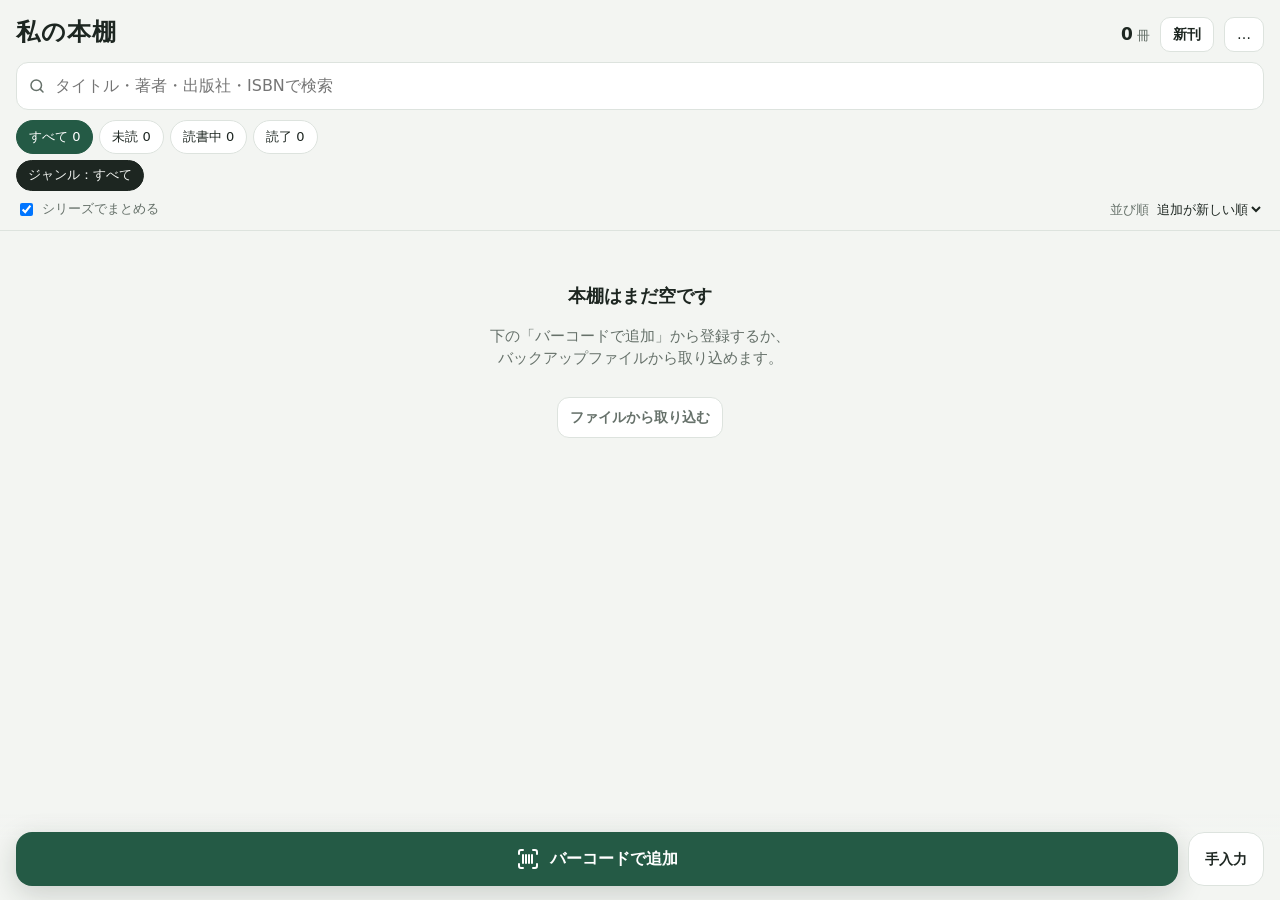
<file: index.html>
<!doctype html>
<html lang="ja">
<head>
<meta charset="utf-8">
<meta name="viewport" content="width=device-width,initial-scale=1,viewport-fit=cover">
<title>私の本棚</title>
<meta name="theme-color" content="#f3f5f2" media="(prefers-color-scheme: light)">
<meta name="theme-color" content="#121815" media="(prefers-color-scheme: dark)">
<meta name="apple-mobile-web-app-capable" content="yes">
<meta name="mobile-web-app-capable" content="yes">
<meta name="apple-mobile-web-app-title" content="本棚">
<meta name="apple-mobile-web-app-status-bar-style" content="default">
<link rel="manifest" href="manifest.webmanifest">
<link rel="icon" href="icon-192.png">
<link rel="apple-touch-icon" href="apple-touch-icon.png">
<link rel="stylesheet" href="style.css">
</head>
<body>
<header class="wrap">
  <div class="top">
    <h1>私の本棚</h1>
    <div class="top-r">
      <span class="count" id="count"><b>0</b> 冊</span>
      <a class="headlink" href="shinkan.html">新刊</a>
      <button class="iconbtn" id="menuBtn" aria-label="メニュー">…</button>
    </div>
  </div>
  <div class="search">
    <svg viewBox="0 0 24 24" fill="none" stroke-width="2" stroke-linecap="round"><circle cx="11" cy="11" r="7"/><path d="m20 20-3.5-3.5"/></svg>
    <input id="q" type="search" placeholder="タイトル・著者・出版社・ISBNで検索" autocomplete="off">
  </div>
  <div class="chips" id="chips" role="group" aria-label="読書状況で絞り込み"></div>
  <div class="chips kinds" id="kinds" role="group" aria-label="ジャンルで絞り込み"></div>
  <p class="kind-note" id="kindNote" hidden></p>
  <div class="tools">
    <label class="toggle"><input type="checkbox" id="groupToggle"> シリーズでまとめる</label>
    <label>並び順 <select id="sort">
      <option value="added">追加が新しい順</option>
      <option value="title">タイトル順</option>
      <option value="author">著者順</option>
      <option value="publisher">出版社順</option>
    </select></label>
  </div>
</header>

<main class="wrap">
  <ul class="list" id="list"></ul>
  <div class="empty" id="empty" hidden></div>
</main>

<div class="dock"><div class="wrap in">
  <button class="scan" id="scanBtn">
    <svg viewBox="0 0 24 24" fill="none" stroke-width="2" stroke-linecap="round"><path d="M3 7V5a2 2 0 0 1 2-2h2M17 3h2a2 2 0 0 1 2 2v2M21 17v2a2 2 0 0 1-2 2h-2M7 21H5a2 2 0 0 1-2-2v-2"/><path d="M7 8v8M10 8v8M13 8v8M16 8v8"/></svg>
    バーコードで追加
  </button>
  <button class="manual" id="manualBtn">手入力</button>
</div></div>

<!-- camera scanner -->
<section class="scanner" id="scanner" hidden aria-label="バーコード読み取り">
  <video id="video" playsinline muted></video>
  <div class="frame"><div class="box"><i class="laser"></i></div><p id="scanHint">裏表紙の上側のバーコード（978…）を枠に合わせてください</p></div>
  <div class="scan-top">
    <button class="pillbtn" id="scanClose">閉じる</button>
    <span class="scan-count" id="scanCount"></span>
    <button class="pillbtn" id="scanPhoto">写真から</button>
  </div>
  <div class="scan-card" id="scanCard" hidden></div>
</section>

<input type="file" id="photoInput" accept="image/*" capture="environment" hidden>
<input type="file" id="importInput" accept=".json,.csv,application/json,text/csv" hidden>

<div class="veil" id="veil" hidden></div>
<section class="sheet wrap" id="sheet" hidden role="dialog" aria-modal="true"></section>
<div class="toast" id="toast" hidden></div>
<div class="busy" id="busy" hidden><div id="busyText">読み込み中…</div></div>

<script src="zxing.min.js"></script>
<script src="kinds.js"></script>
<script src="covers.js"></script>
<script src="app.js"></script>
</body>
</html>
</file>
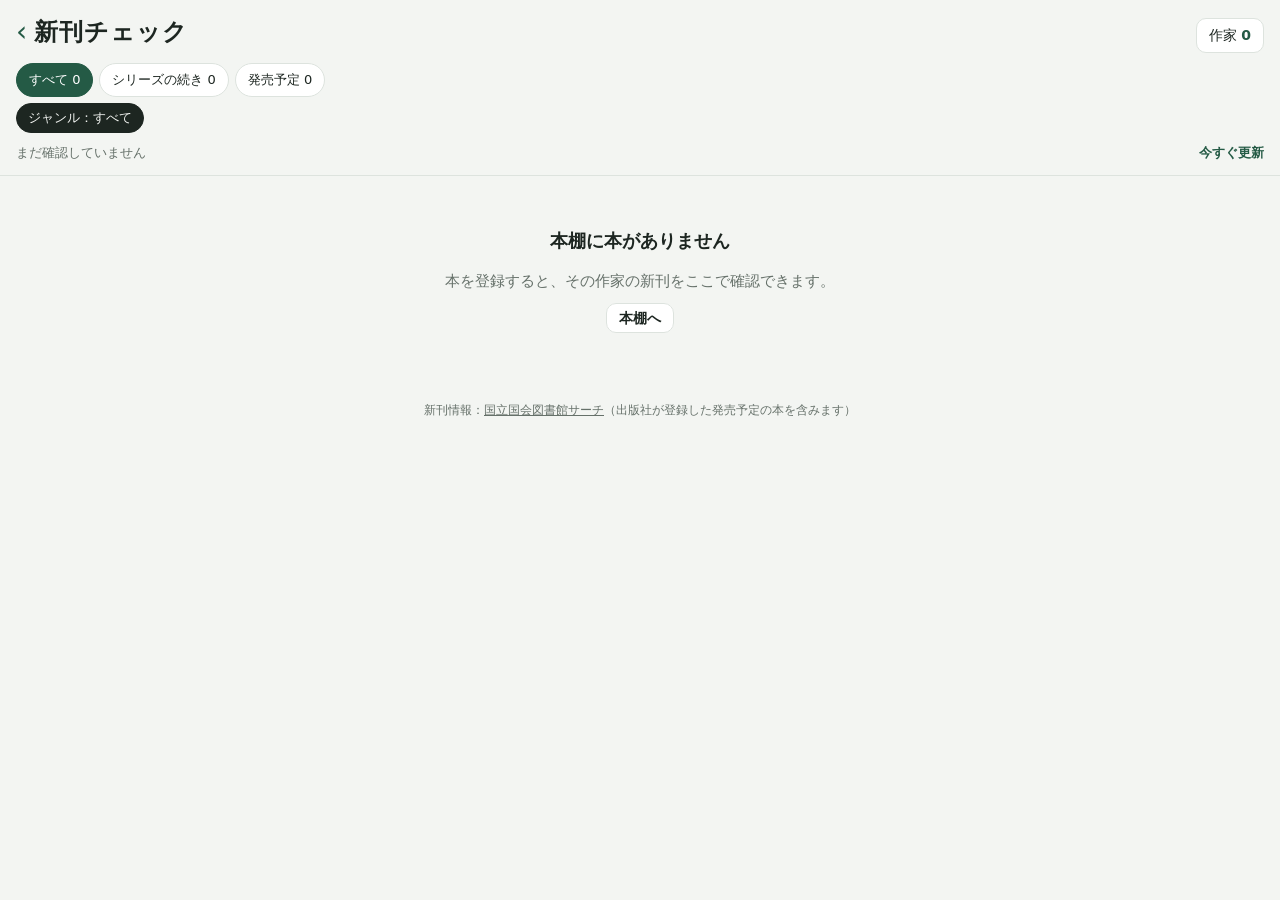
<file: shinkan.html>
<!doctype html>
<html lang="ja">
<head>
<meta charset="utf-8">
<meta name="viewport" content="width=device-width,initial-scale=1,viewport-fit=cover">
<title>新刊チェック</title>
<meta name="theme-color" content="#f3f5f2" media="(prefers-color-scheme: light)">
<meta name="theme-color" content="#121815" media="(prefers-color-scheme: dark)">
<meta name="apple-mobile-web-app-capable" content="yes">
<meta name="apple-mobile-web-app-title" content="本棚">
<link rel="manifest" href="manifest.webmanifest">
<link rel="icon" href="icon-192.png">
<link rel="apple-touch-icon" href="apple-touch-icon.png">
<link rel="stylesheet" href="style.css">
</head>
<body class="shinkan">
<header class="wrap">
  <div class="top">
    <h1><a class="back" href="./" aria-label="本棚に戻る">‹</a>新刊チェック</h1>
    <div class="top-r">
      <button class="iconbtn" id="authorsBtn">作家 <b id="followCount">0</b></button>
    </div>
  </div>
  <div class="progress" id="progress" hidden>
    <div class="ptext"><span id="ptext">確認中…</span><button class="linkbtn" id="stopBtn">止める</button></div>
    <div class="pbar"><i id="pbar"></i></div>
  </div>
  <div class="chips" id="chips" role="group" aria-label="絞り込み"></div>
  <div class="chips kinds" id="kinds" role="group" aria-label="ジャンルで絞り込み"></div>
  <div class="tools">
    <span id="updated">まだ確認していません</span>
    <button class="linkbtn" id="refreshBtn">今すぐ更新</button>
  </div>
</header>

<main class="wrap shk-main">
  <div id="sections"></div>
  <div class="empty" id="empty" hidden></div>
  <p class="credit">新刊情報：<a href="https://ndlsearch.ndl.go.jp/" target="_blank" rel="noopener">国立国会図書館サーチ</a>（出版社が登録した発売予定の本を含みます）</p>
</main>

<div class="veil" id="veil" hidden></div>
<section class="sheet wrap" id="sheet" hidden role="dialog" aria-modal="true"></section>
<div class="toast" id="toast" hidden></div>

<script src="kinds.js"></script>
<script src="covers.js"></script>
<script src="shinkan.js"></script>
</body>
</html>
</file>
<file: style.css>
/* 私の本棚 — one-column phone app: sticky shelf header, list of spines, scan bar at the thumb */
:root{
  --bg:#f3f5f2; --surface:#ffffff; --ink:#1d2621; --muted:#66716a; --line:#dde3de;
  --cloth:#245a45; --cloth-ink:#ffffff; --cloth-soft:#e2ede7;
  --unread:#7b8580; --unread-bg:#eceeed;
  --reading:#a4600e; --reading-bg:#fbefdc;
  --done:#2f7a52; --done-bg:#e1f1e7;
  --danger:#b3261e; --shadow:0 8px 28px rgba(20,40,30,.18);
  --f-body:"Hiragino Sans","Hiragino Kaku Gothic ProN","Noto Sans JP","Yu Gothic UI",system-ui,sans-serif;
  --f-display:"Hiragino Mincho ProN","Yu Mincho","Noto Serif JP",serif;
  color-scheme:light;
}
@media (prefers-color-scheme:dark){:root{
  --bg:#121815; --surface:#1a221e; --ink:#e6ece8; --muted:#97a39c; --line:#2b3530;
  --cloth:#5fb48b; --cloth-ink:#0e1a14; --cloth-soft:#1f3329;
  --unread:#a2aca6; --unread-bg:#262e2a; --reading:#f0b45e; --reading-bg:#3a2c17;
  --done:#6fcf98; --done-bg:#1a3426; --danger:#ff8a80; --shadow:0 8px 28px rgba(0,0,0,.5); color-scheme:dark}}
*{box-sizing:border-box}
[hidden]{display:none!important}
html,body{background:var(--bg);margin:0}
:root{padding-top:env(safe-area-inset-top,0px)}
body{color:var(--ink);font-family:var(--f-body);font-size:15px;line-height:1.5;-webkit-tap-highlight-color:transparent;-webkit-text-size-adjust:100%}
body::before{content:"";position:fixed;inset:0 0 auto;height:env(safe-area-inset-top,0px);z-index:20;background:var(--bg)}
button,input,select,textarea{font:inherit;color:inherit}
button{cursor:pointer}
img{max-width:100%}
:focus-visible{outline:2px solid var(--cloth);outline-offset:2px}
.wrap{padding-left:max(16px,env(safe-area-inset-left,0px));padding-right:max(16px,env(safe-area-inset-right,0px))}

header{position:sticky;top:env(safe-area-inset-top,0px);z-index:10;background:var(--bg);padding-block:14px 10px;border-bottom:1px solid var(--line)}
.top{display:flex;align-items:baseline;justify-content:space-between;gap:12px}
.top-r{display:flex;gap:10px;align-items:center}
h1{font-family:var(--f-display);font-size:24px;margin:0;letter-spacing:.04em}
.count{color:var(--muted);font-size:13px;font-variant-numeric:tabular-nums}
.count b{color:var(--ink);font-size:17px}
.iconbtn{border:1px solid var(--line);background:var(--surface);border-radius:10px;padding:6px 12px;font-size:14px}
.search{margin-top:10px;position:relative}
.search input{width:100%;border:1px solid var(--line);background:var(--surface);border-radius:12px;padding:11px 14px 11px 38px;font-size:16px;-webkit-appearance:none}
.search svg{position:absolute;left:12px;top:50%;transform:translateY(-50%);width:18px;height:18px;stroke:var(--muted)}
.chips{display:flex;gap:6px;margin-top:10px;overflow-x:auto;scrollbar-width:none}
.chips::-webkit-scrollbar{display:none}
.chip{flex:none;border:1px solid var(--line);background:var(--surface);border-radius:999px;padding:6px 12px;font-size:13px;font-variant-numeric:tabular-nums;white-space:nowrap}
.chip[aria-pressed="true"]{background:var(--cloth);border-color:var(--cloth);color:var(--cloth-ink)}
.tools{display:flex;gap:8px;align-items:center;justify-content:space-between;margin-top:8px;font-size:13px;color:var(--muted)}
.tools select{border:none;background:transparent;color:var(--ink);font-size:13px;padding:2px 0}
.toggle{display:flex;align-items:center;gap:6px}

main{padding-block:4px calc(110px + env(safe-area-inset-bottom,0px))}
.list{list-style:none;margin:0;padding:0}
.row{display:flex;gap:12px;align-items:center;padding:10px 0;border:0;border-bottom:1px solid var(--line);width:100%;background:none;text-align:left}
.spine{flex:none;width:6px;align-self:stretch;border-radius:3px;background:var(--unread)}
.spine.s-読書中{background:var(--reading)} .spine.s-読了{background:var(--done)}
.cover{flex:none;width:38px;height:54px;border-radius:3px;object-fit:cover;background:var(--unread-bg);box-shadow:0 1px 3px rgba(0,0,0,.2)}
.row .main{flex:1;min-width:0}
.row .t{font-weight:600;line-height:1.35;overflow:hidden;display:-webkit-box;-webkit-line-clamp:2;-webkit-box-orient:vertical}
.row .a{color:var(--muted);font-size:12.5px;white-space:nowrap;overflow:hidden;text-overflow:ellipsis;margin-top:2px}
.pill{flex:none;font-size:11.5px;border-radius:999px;padding:3px 9px;font-weight:600;background:var(--unread-bg);color:var(--unread)}
.pill.s-読書中{background:var(--reading-bg);color:var(--reading)} .pill.s-読了{background:var(--done-bg);color:var(--done)}
.series-meta{flex:none;text-align:right;font-size:12px;color:var(--muted);font-variant-numeric:tabular-nums;line-height:1.3}
.series-meta b{display:block;color:var(--ink);font-size:14px}
.bar{height:4px;border-radius:2px;background:var(--unread-bg);margin-top:6px;overflow:hidden;display:flex}
.bar i{display:block;height:100%}
.empty{padding:48px 8px;text-align:center;color:var(--muted)}
.empty h2{font-family:var(--f-display);color:var(--ink);font-size:18px;margin:0 0 6px}
.empty .btn{margin-top:12px}

.dock{position:fixed;left:0;right:0;bottom:0;z-index:15;background:linear-gradient(to top,var(--bg) 70%,transparent);padding-top:18px;padding-bottom:calc(14px + env(safe-area-inset-bottom,0px))}
.dock .in{display:flex;gap:10px}
.scan{flex:1;display:flex;align-items:center;justify-content:center;gap:10px;border:0;border-radius:16px;background:var(--cloth);color:var(--cloth-ink);font-weight:700;font-size:16px;padding:15px;box-shadow:var(--shadow)}
.scan svg{width:24px;height:24px;stroke:currentColor}
.manual{border:1px solid var(--line);background:var(--surface);border-radius:16px;padding:0 16px;font-size:14px;font-weight:600}

/* scanner */
.scanner{position:fixed;inset:0;z-index:60;background:#000;color:#fff}
.scanner video{position:absolute;inset:0;width:100%;height:100%;object-fit:cover}
.frame{position:absolute;inset:0;display:flex;flex-direction:column;align-items:center;justify-content:center;gap:16px;pointer-events:none}
.box{width:min(82vw,360px);height:min(34vw,150px);border:3px solid rgba(255,255,255,.9);border-radius:14px;box-shadow:0 0 0 100vmax rgba(0,0,0,.45);position:relative;overflow:hidden}
.laser{position:absolute;left:8px;right:8px;top:50%;height:2px;background:#5fe0a0;box-shadow:0 0 8px #5fe0a0}
.frame p{margin:0;font-size:14px;text-align:center;max-width:300px;padding:0 16px;text-shadow:0 1px 3px #000}
.scan-top{position:absolute;left:0;right:0;top:0;display:flex;justify-content:space-between;align-items:center;padding:calc(12px + env(safe-area-inset-top,0px)) max(16px,env(safe-area-inset-right,0px)) 12px max(16px,env(safe-area-inset-left,0px))}
.pillbtn{border:0;border-radius:999px;background:rgba(0,0,0,.55);color:#fff;padding:9px 16px;font-size:14px;font-weight:600;backdrop-filter:blur(6px)}
.scan-count{font-size:13px;background:rgba(0,0,0,.55);border-radius:999px;padding:4px 10px}
.scan-count:empty{display:none}
.scan-card{position:absolute;left:0;right:0;bottom:0;background:var(--surface);color:var(--ink);border-radius:20px 20px 0 0;padding:16px max(16px,env(safe-area-inset-right,0px)) calc(16px + env(safe-area-inset-bottom,0px)) max(16px,env(safe-area-inset-left,0px));box-shadow:var(--shadow)}
.sc-book{display:flex;gap:12px;align-items:flex-start}
.sc-book img{width:56px;height:80px;object-fit:cover;border-radius:4px;flex:none;background:var(--unread-bg)}
.sc-book .t{font-weight:700;font-size:16px;line-height:1.35}
.sc-book .a{color:var(--muted);font-size:13px;margin-top:2px}
.sc-msg{font-size:13px;margin:0 0 10px;padding:8px 10px;border-radius:10px;background:var(--cloth-soft)}
.sc-msg.warn{background:var(--reading-bg)}
.sc-status{display:grid;grid-template-columns:repeat(3,1fr);gap:6px;margin-top:12px}

/* sheet */
.veil{position:fixed;inset:0;background:rgba(10,20,15,.45);z-index:30}
.sheet{position:fixed;left:0;right:0;bottom:0;z-index:31;background:var(--surface);border-radius:20px 20px 0 0;max-height:92%;overflow-y:auto;-webkit-overflow-scrolling:touch;box-shadow:var(--shadow);padding-block:10px calc(20px + env(safe-area-inset-bottom,0px))}
@media (min-width:640px){.sheet{left:50%;right:auto;width:600px;transform:translateX(-50%)}}
.grip{width:40px;height:4px;border-radius:2px;background:var(--line);margin:0 auto 10px}
.sheet h2{font-family:var(--f-display);font-size:19px;margin:4px 0 2px;line-height:1.4;text-wrap:balance}
.sheet .sub{color:var(--muted);font-size:13px;margin:0 0 12px}
.head{display:flex;gap:12px;align-items:flex-start}
.head img{width:60px;height:86px;object-fit:cover;border-radius:4px;flex:none;box-shadow:0 1px 4px rgba(0,0,0,.25)}
.head .main{min-width:0}
.notice{border-radius:12px;padding:10px 12px;font-size:13.5px;margin:0 0 12px;background:var(--cloth-soft);color:var(--ink)}
.notice.warn{background:var(--reading-bg)}
.seg{display:grid;grid-template-columns:repeat(3,1fr);gap:6px;margin:4px 0 14px}
.seg button,.sc-status button{border:1px solid var(--line);background:var(--surface);border-radius:12px;padding:10px 4px;font-weight:600}
.seg button[aria-pressed="true"].s-未読,.sc-status button.s-未読{background:var(--unread-bg);border-color:var(--unread);color:var(--ink)}
.seg button[aria-pressed="true"].s-読書中,.sc-status button.s-読書中{background:var(--reading-bg);border-color:var(--reading);color:var(--reading)}
.seg button[aria-pressed="true"].s-読了,.sc-status button.s-読了{background:var(--done-bg);border-color:var(--done);color:var(--done)}
.form{display:grid;grid-template-columns:1fr 1fr;gap:10px}
.f{display:flex;flex-direction:column;gap:4px;min-width:0}
.f.full{grid-column:1/-1}
.f label{font-size:12px;color:var(--muted);letter-spacing:.02em}
.f input,.f textarea{border:1px solid var(--line);background:var(--bg);border-radius:10px;padding:10px 12px;font-size:16px;width:100%;-webkit-appearance:none}
.f textarea{min-height:76px;resize:vertical}
.hint{font-size:12px;color:var(--muted)}
.btn{border:1px solid var(--line);background:var(--surface);border-radius:12px;padding:9px 12px;font-size:14px;font-weight:600}
.actions{display:flex;gap:8px;margin-top:16px}
.btn.primary{flex:1;background:var(--cloth);border-color:var(--cloth);color:var(--cloth-ink);padding:13px;font-size:15px}
.btn.danger{color:var(--danger)}
.btn.danger-fill{flex:1;background:var(--danger);border-color:var(--danger);color:#fff;padding:13px}
.btn:disabled{opacity:.5}
.menu{display:flex;flex-direction:column;gap:8px}
.menu .btn{text-align:left;padding:13px 14px}
.menu h3{font-size:12px;color:var(--muted);margin:10px 0 0;letter-spacing:.04em;font-weight:600}
.toast{position:fixed;left:50%;transform:translateX(-50%);bottom:calc(92px + env(safe-area-inset-bottom,0px));z-index:70;background:var(--ink);color:var(--bg);padding:10px 16px;border-radius:12px;font-size:14px;max-width:calc(100% - 32px);box-shadow:var(--shadow)}
.busy{position:fixed;inset:0;z-index:80;display:flex;align-items:center;justify-content:center;background:rgba(10,20,15,.5)}
.busy div{background:var(--surface);border-radius:16px;padding:18px 22px;font-weight:600}
@media (prefers-reduced-motion:no-preference){
  .sheet{animation:up .22s ease-out}@keyframes up{from{transform:translateY(30px);opacity:.6}}
  .laser{animation:sweep 1.6s ease-in-out infinite alternate}@keyframes sweep{from{top:18%}to{top:82%}}
}
@media (prefers-reduced-motion:no-preference) and (min-width:640px){.sheet{animation:none}}
.scanner:not([hidden]) ~ .toast{bottom:auto;top:calc(64px + env(safe-area-inset-top,0px))}

/* ---------- 新刊チェック ---------- */
.headlink{border:1px solid var(--line);background:var(--surface);border-radius:10px;padding:6px 12px;font-size:14px;color:var(--ink);text-decoration:none;font-weight:600}
.back{color:var(--cloth);text-decoration:none;font-family:var(--f-body);font-weight:400;margin-right:6px;font-size:28px;line-height:1;position:relative;top:1px}
.iconbtn b{color:var(--cloth)}
.linkbtn{border:0;background:none;color:var(--cloth);font-weight:600;font-size:13px;padding:2px 0}
.progress{margin-top:10px}
.ptext{display:flex;justify-content:space-between;gap:8px;font-size:12.5px;color:var(--muted)}
.ptext span{min-width:0;overflow:hidden;text-overflow:ellipsis;white-space:nowrap}
.pbar{height:4px;background:var(--line);border-radius:2px;margin-top:5px;overflow:hidden}
.pbar i{display:block;height:100%;width:0;background:var(--cloth);transition:width .3s}
.shk-main{padding-bottom:calc(32px + env(safe-area-inset-bottom,0px))}
.sec h2{font-family:var(--f-display);font-size:17px;margin:18px 0 4px;display:flex;align-items:baseline;gap:8px}
.sec h2 small{font-family:var(--f-body);font-size:12px;color:var(--muted);font-weight:400}
.nb{display:flex;gap:12px;align-items:flex-start;padding:12px 0;border:0;border-bottom:1px solid var(--line);width:100%;background:none;text-align:left}
.nb .thumb{flex:none;width:44px;height:62px;border-radius:3px;background:var(--unread-bg);overflow:hidden;display:flex;align-items:center;justify-content:center;color:var(--muted);font-size:10px}
.nb .thumb img{width:100%;height:100%;object-fit:cover}
.nb .main{flex:1;min-width:0}
.nb .t{font-weight:600;line-height:1.35}
.nb .a{color:var(--muted);font-size:12.5px;margin-top:2px}
.nb .date{flex:none;text-align:right;font-size:12px;color:var(--muted);font-variant-numeric:tabular-nums;line-height:1.3}
.nb .date b{display:block;font-size:14px;color:var(--ink)}
.badges{display:flex;gap:4px;flex-wrap:wrap;margin-top:5px}
.badge{font-size:11px;border-radius:6px;padding:1px 7px;font-weight:600;background:var(--cloth-soft);color:var(--cloth)}
.badge.soon{background:var(--reading-bg);color:var(--reading)}
.credit{font-size:11.5px;color:var(--muted);margin:24px 0 0;text-align:center}
.credit a{color:inherit}
.alist{display:flex;flex-direction:column;max-height:55vh;overflow-y:auto;margin:0 -4px;padding:0 4px}
.alist label{display:flex;align-items:center;gap:10px;padding:10px 2px;border-bottom:1px solid var(--line);font-size:15px}
.alist label input{width:20px;height:20px;accent-color:var(--cloth)}
.alist label span{flex:1;min-width:0}
.alist label small{color:var(--muted);font-variant-numeric:tabular-nums}
.alist label em{font-style:normal;font-size:11px;color:var(--muted)}
.addrow{display:flex;gap:8px;margin:10px 0}
.addrow input{flex:1;min-width:0;border:1px solid var(--line);background:var(--bg);border-radius:10px;padding:10px 12px;font-size:16px}
.linkrow{display:flex;flex-direction:column;gap:8px}
.linkrow a{display:block;text-align:left;text-decoration:none;color:var(--ink)}

/* ---------- 表紙・シリーズ ---------- */
.cover{flex:none;width:40px;height:57px}
.cover,.hcover,.vcover{border-radius:3px;object-fit:cover;background:var(--unread-bg);box-shadow:0 1px 3px rgba(0,0,0,.22)}
.hcover{flex:none;width:64px;height:91px}
.vcover{flex:none;width:32px;height:46px}
.ph{display:flex;align-items:center;justify-content:center;overflow:hidden;background:linear-gradient(90deg,hsl(var(--h) 38% 34%) 0 14%,hsl(var(--h) 42% 44%) 14%);color:#fff}
.ph span{display:block;width:1.15em;word-break:break-all;overflow-wrap:anywhere;text-align:center;font-size:9px;line-height:1.08;font-weight:700;max-height:50px;overflow:hidden;margin-left:5px}
.hcover.ph span{font-size:12px;max-height:80px;margin-left:8px}
.vcover.ph span{font-size:7px;max-height:40px;margin-left:4px}
@media (prefers-color-scheme:dark){.ph{background:linear-gradient(90deg,hsl(var(--h) 30% 26%) 0 14%,hsl(var(--h) 32% 34%) 14%)}}
.stack{flex:none;position:relative;width:46px;height:61px}
.stack::before,.stack::after{content:"";position:absolute;width:40px;height:57px;border-radius:3px;background:var(--unread-bg);box-shadow:0 1px 2px rgba(0,0,0,.18)}
.stack::before{left:6px;top:0}
.stack::after{left:3px;top:2px;background:var(--line)}
.stack>.cover{position:absolute;left:0;top:4px;z-index:1}
.vlist{list-style:none;margin:12px 0 0;padding:0}
.vlist li{display:flex;align-items:center;gap:8px;border-bottom:1px solid var(--line)}
.vrow{flex:1;min-width:0;display:flex;gap:10px;align-items:center;padding:8px 0;border:0;background:none;text-align:left}
.vrow .main{min-width:0}
.vrow .t{font-weight:600;font-size:14px;line-height:1.35}
.vrow .a{color:var(--muted);font-size:12px;white-space:nowrap;overflow:hidden;text-overflow:ellipsis}
.vst{border:0;cursor:pointer;padding:5px 11px}
.head .hcover{margin-top:2px}
.sgrp>summary{list-style:none;cursor:pointer}
.sgrp>summary::-webkit-details-marker{display:none}
.sgrp .cnt{font-size:12px;font-weight:600;color:var(--cloth);background:var(--cloth-soft);border-radius:6px;padding:1px 6px;margin-left:4px;white-space:nowrap}
.sgrp[open]>summary{border-bottom-style:dashed}
.sgrp-in{padding-left:20px}
.sgrp-in .nb .thumb{width:34px;height:48px}

/* ---------- ジャンル ---------- */
.chips.kinds{margin-top:6px}
.kchip{font-size:12.5px;padding:5px 11px}
.chip.kchip[aria-pressed="true"]{background:var(--ink);border-color:var(--ink);color:var(--bg)}
.kind-note{margin:6px 0 0;font-size:12px;color:var(--muted)}
.ktag{display:inline-block;font-size:10.5px;font-weight:700;color:var(--cloth);background:var(--cloth-soft);border-radius:5px;padding:0 5px;margin-right:6px;vertical-align:1px}
.kindseg{display:grid;grid-template-columns:repeat(4,1fr);gap:6px}
.kindseg button{border:1px solid var(--line);background:var(--surface);border-radius:10px;padding:8px 2px;font-size:13px;font-weight:600}
.kindseg button[aria-pressed="true"]{background:var(--cloth);border-color:var(--cloth);color:var(--cloth-ink)}
</file>
